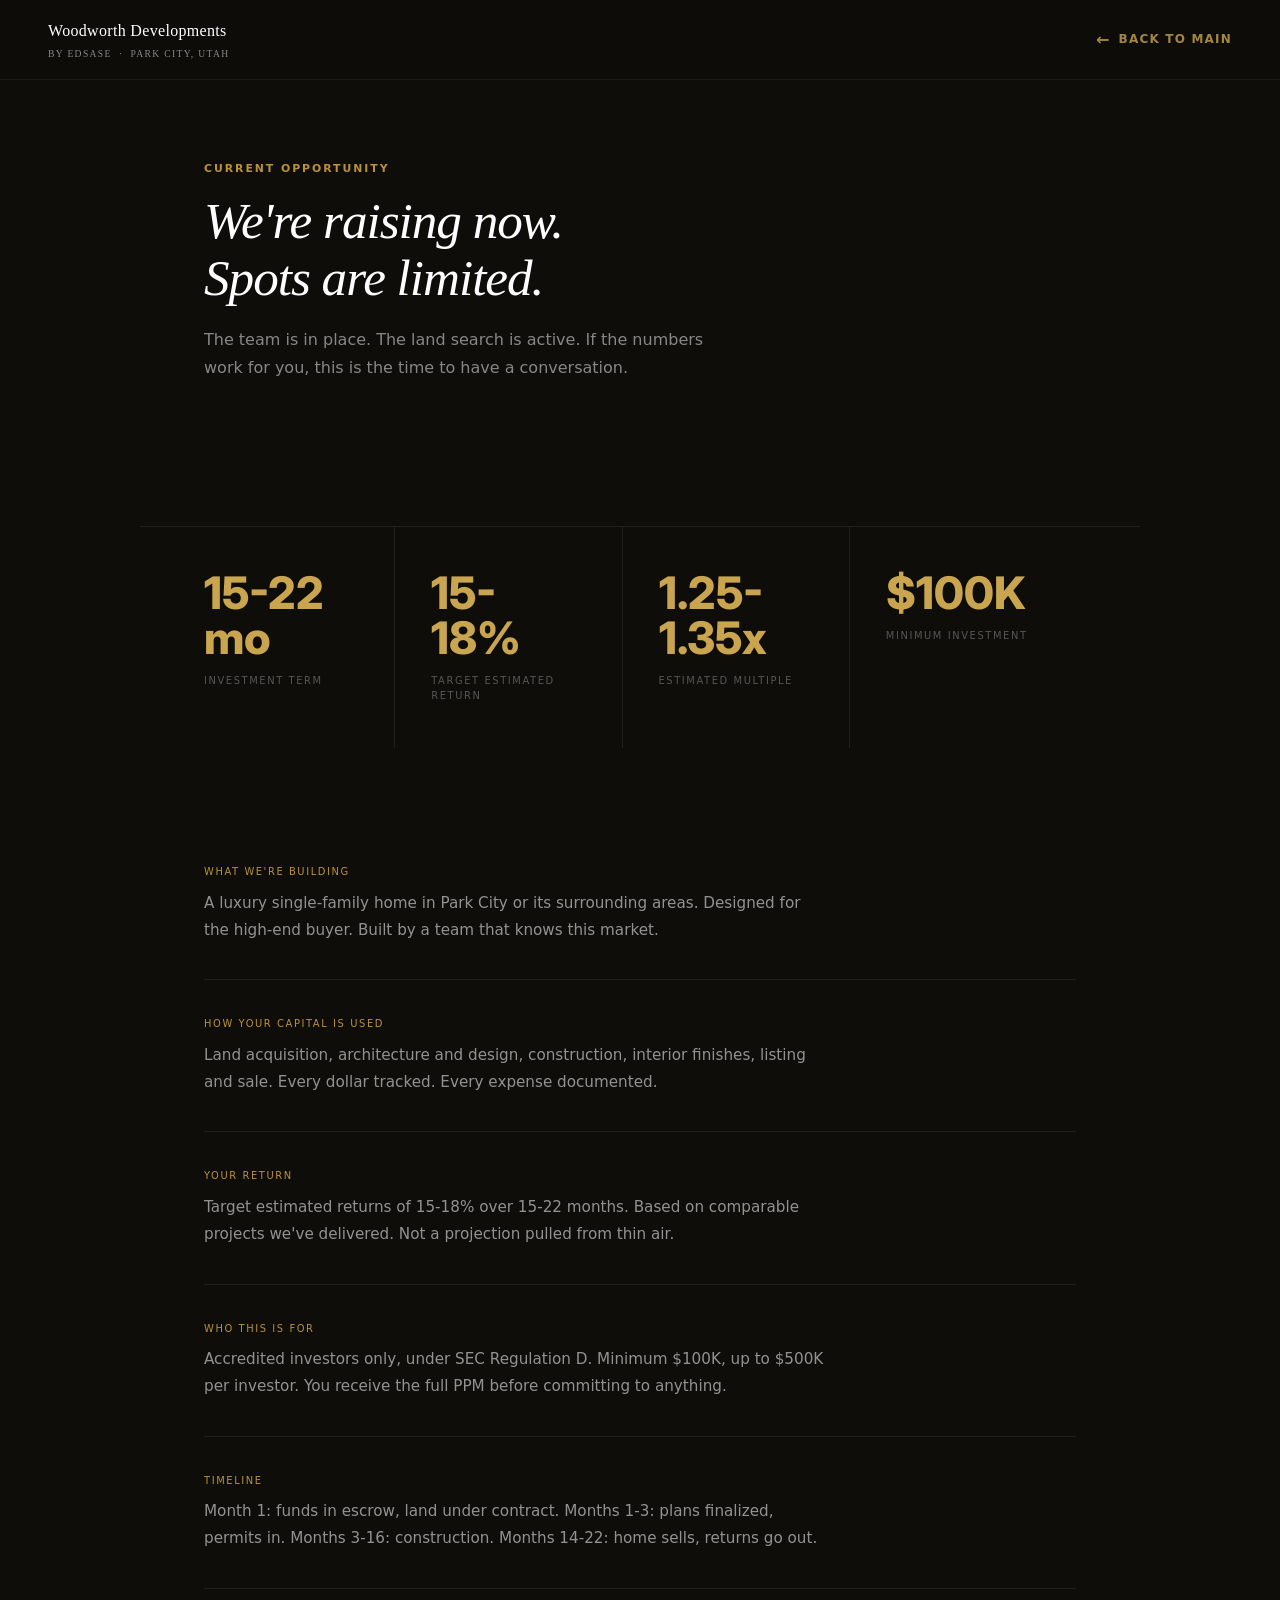
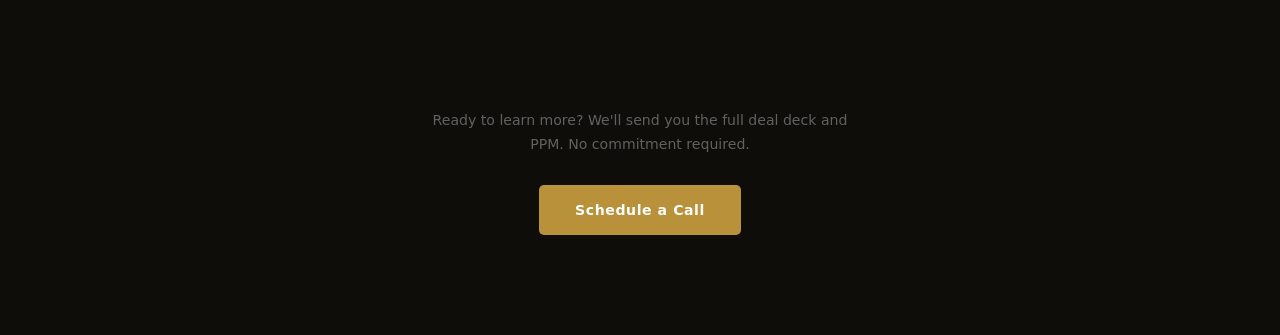
<file: opportunity.html>
<!DOCTYPE html>
<html lang="en">
<head>
  <meta charset="UTF-8">
  <meta name="viewport" content="width=device-width, initial-scale=1.0">
  <title>Current Opportunity | Woodworth Developments</title>
  <link rel="preconnect" href="https://fonts.googleapis.com">
  <link rel="preconnect" href="https://fonts.gstatic.com" crossorigin>
  <link href="https://fonts.googleapis.com/css2?family=Inter:wght@700;800&display=swap" rel="stylesheet">
  <link rel="stylesheet" href="css/subpage.css">
  <link rel="stylesheet" href="css/opportunity.css">
</head>
<body>

<header>
  <div class="logo">Woodworth Developments<small>by EDSASE &nbsp;&#183;&nbsp; Park City, Utah</small></div>
  <a href="index.html" class="back-btn">Back to main</a>
</header>

<div class="opp-hero">
  <span class="eyebrow">Current Opportunity</span>
  <h1>We're raising now.<br>Spots are limited.</h1>
  <p class="opp-sub">The team is in place. The land search is active. If the numbers work for you, this is the time to have a conversation.</p>
</div>

<div class="metrics">
  <div class="metric"><div class="m-val">15-22 mo</div><div class="m-lbl">Investment Term</div></div>
  <div class="metric"><div class="m-val">15-18%</div><div class="m-lbl">Target Estimated Return</div></div>
  <div class="metric"><div class="m-val">1.25-1.35x</div><div class="m-lbl">Estimated Multiple</div></div>
  <div class="metric"><div class="m-val">$100K</div><div class="m-lbl">Minimum Investment</div></div>
</div>

<div class="opp-details">
  <div class="detail-row">
    <div class="d-label">What we're building</div>
    <div class="d-text">A luxury single-family home in Park City or its surrounding areas. Designed for the high-end buyer. Built by a team that knows this market.</div>
  </div>
  <div class="detail-row">
    <div class="d-label">How your capital is used</div>
    <div class="d-text">Land acquisition, architecture and design, construction, interior finishes, listing and sale. Every dollar tracked. Every expense documented.</div>
  </div>
  <div class="detail-row">
    <div class="d-label">Your return</div>
    <div class="d-text">Target estimated returns of 15-18% over 15-22 months. Based on comparable projects we've delivered. Not a projection pulled from thin air.</div>
  </div>
  <div class="detail-row">
    <div class="d-label">Who this is for</div>
    <div class="d-text">Accredited investors only, under SEC Regulation D. Minimum $100K, up to $500K per investor. You receive the full PPM before committing to anything.</div>
  </div>
  <div class="detail-row">
    <div class="d-label">Timeline</div>
    <div class="d-text">Month 1: funds in escrow, land under contract. Months 1-3: plans finalized, permits in. Months 3-16: construction. Months 14-22: home sells, returns go out.</div>
  </div>
</div>

<div class="opp-cta">
  <p>Ready to learn more? We'll send you the full deal deck and PPM. No commitment required.</p>
  <a href="index.html#contact" class="cta-btn">Schedule a Call</a>
</div>

<script src="js/subpage.js"></script>
</body>
</html>
</file>
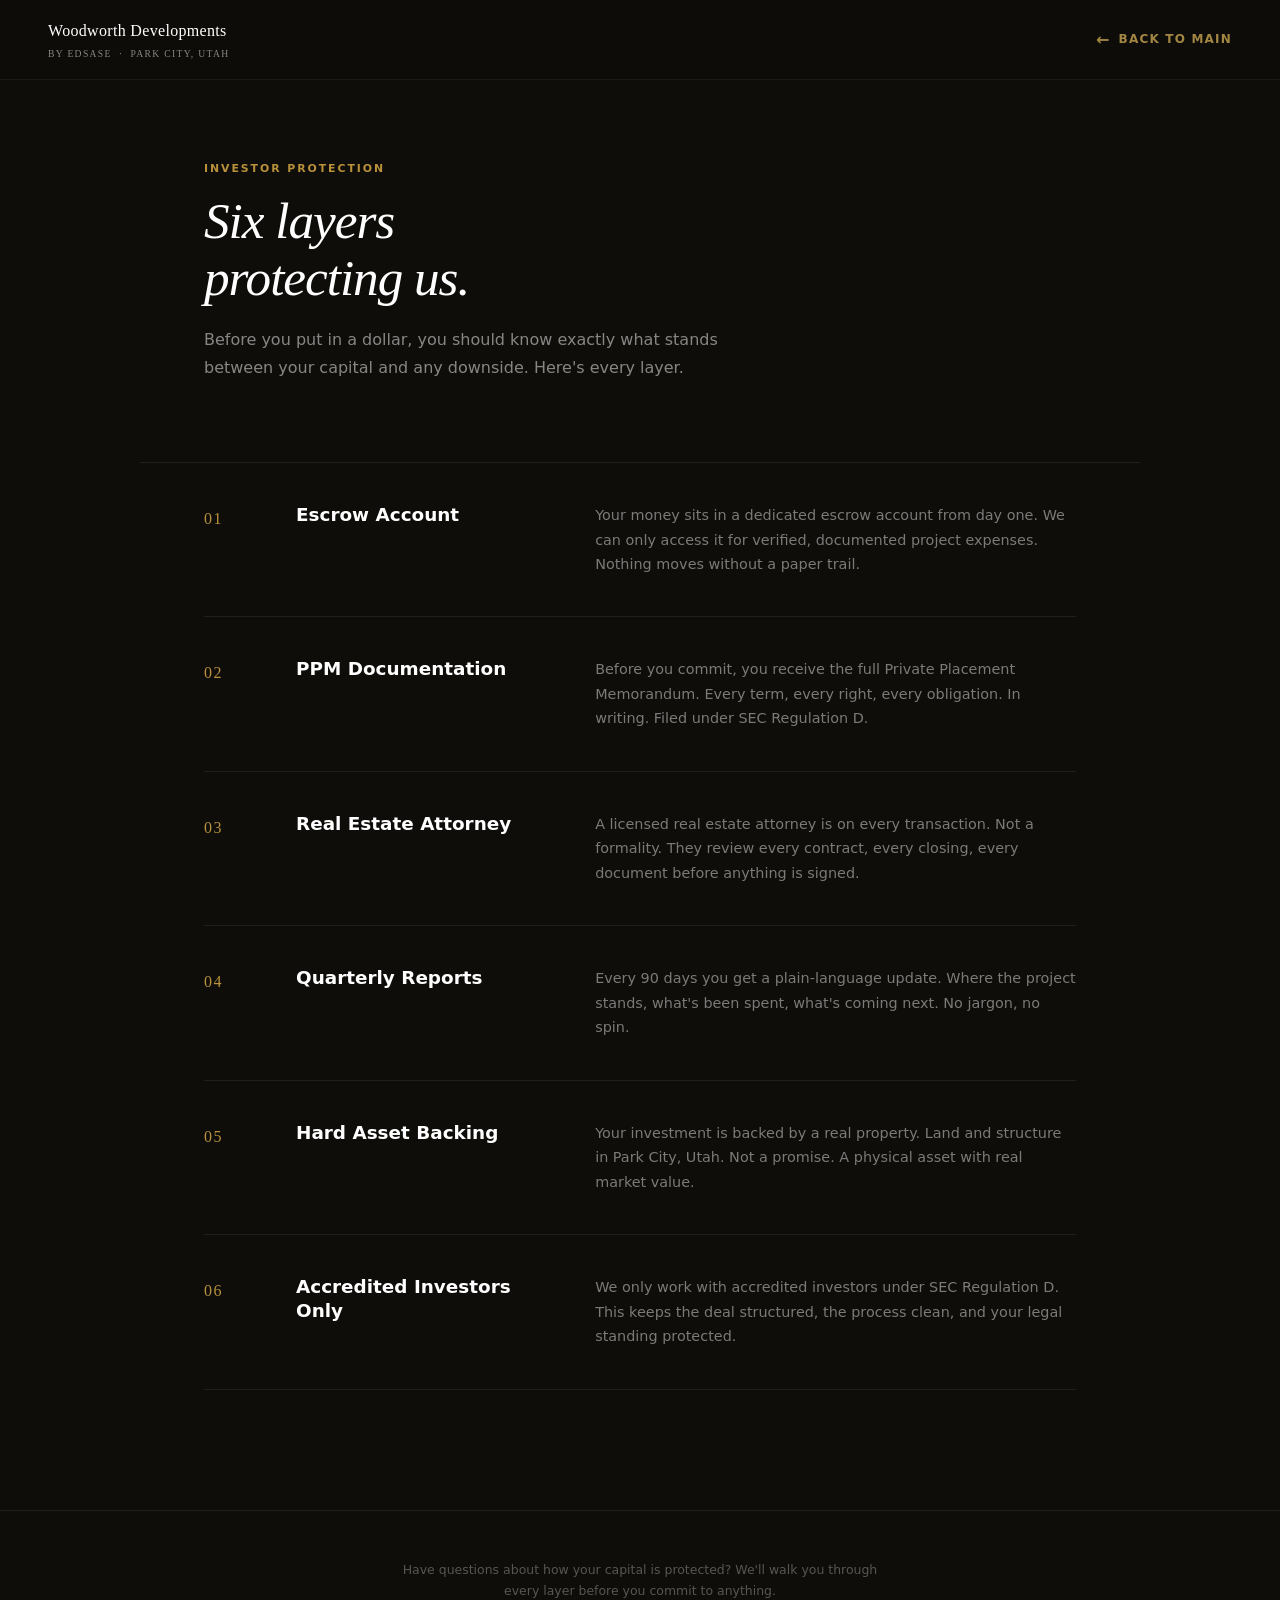
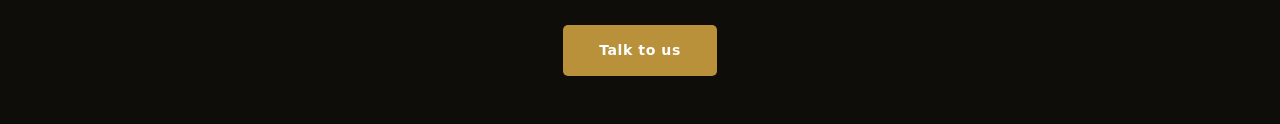
<file: protection.html>
<!DOCTYPE html>
<html lang="en">
<head>
  <meta charset="UTF-8">
  <meta name="viewport" content="width=device-width, initial-scale=1.0">
  <title>Investor Protection | Woodworth Developments</title>
  <link rel="preconnect" href="https://fonts.googleapis.com">
  <link rel="preconnect" href="https://fonts.gstatic.com" crossorigin>
  <link href="https://fonts.googleapis.com/css2?family=Cormorant+Garamond:ital,wght@0,300;0,400;0,600;1,300;1,400&display=swap" rel="stylesheet">
  <link rel="stylesheet" href="css/subpage.css">
  <link rel="stylesheet" href="css/protection.css">
</head>
<body>

<header>
  <div class="logo">Woodworth Developments<small>by EDSASE &nbsp;&#183;&nbsp; Park City, Utah</small></div>
  <a href="index.html" class="back-btn">Back to main</a>
</header>

<div class="prot-hero">
  <span class="eyebrow">Investor Protection</span>
  <h1>Six layers<br>protecting us.</h1>
  <p class="prot-sub">Before you put in a dollar, you should know exactly what stands between your capital and any downside. Here's every layer.</p>
</div>

<div class="prot-list">
  <div class="prot-row">
    <span class="prot-num">01</span>
    <span class="prot-name">Escrow Account</span>
    <span class="prot-tag">Your money sits in a dedicated escrow account from day one. We can only access it for verified, documented project expenses. Nothing moves without a paper trail.</span>
  </div>
  <div class="prot-row">
    <span class="prot-num">02</span>
    <span class="prot-name">PPM Documentation</span>
    <span class="prot-tag">Before you commit, you receive the full Private Placement Memorandum. Every term, every right, every obligation. In writing. Filed under SEC Regulation D.</span>
  </div>
  <div class="prot-row">
    <span class="prot-num">03</span>
    <span class="prot-name">Real Estate Attorney</span>
    <span class="prot-tag">A licensed real estate attorney is on every transaction. Not a formality. They review every contract, every closing, every document before anything is signed.</span>
  </div>
  <div class="prot-row">
    <span class="prot-num">04</span>
    <span class="prot-name">Quarterly Reports</span>
    <span class="prot-tag">Every 90 days you get a plain-language update. Where the project stands, what's been spent, what's coming next. No jargon, no spin.</span>
  </div>
  <div class="prot-row">
    <span class="prot-num">05</span>
    <span class="prot-name">Hard Asset Backing</span>
    <span class="prot-tag">Your investment is backed by a real property. Land and structure in Park City, Utah. Not a promise. A physical asset with real market value.</span>
  </div>
  <div class="prot-row">
    <span class="prot-num">06</span>
    <span class="prot-name">Accredited Investors Only</span>
    <span class="prot-tag">We only work with accredited investors under SEC Regulation D. This keeps the deal structured, the process clean, and your legal standing protected.</span>
  </div>
</div>

<div class="prot-footer">
  <p>Have questions about how your capital is protected? We'll walk you through every layer before you commit to anything.</p>
  <a href="index.html#contact" class="cta-btn">Talk to us</a>
</div>

<script src="js/subpage.js"></script>
</body>
</html>
</file>
<file: css/subpage.css>
/* Shared styles for opportunity.html and protection.html */
*, *::before, *::after { box-sizing: border-box; margin: 0; padding: 0; }
html { scroll-behavior: smooth; }
body {
  font-family: -apple-system, BlinkMacSystemFont, "Segoe UI", system-ui, sans-serif;
  background: #0E0D0A; color: #fff;
  line-height: 1.6; -webkit-font-smoothing: antialiased;
}
a { text-decoration: none; color: inherit; }
:root {
  --gold: #B8913A; --gold2: #C9A550;
  --dark: #0E0D0A; --border: rgba(255,255,255,.08);
}

header {
  position: fixed; top: 0; left: 0; right: 0; z-index: 100;
  padding: 18px 48px; display: flex; align-items: center;
  justify-content: space-between;
  background: rgba(14,13,10,.96); backdrop-filter: blur(12px);
  border-bottom: 1px solid rgba(255,255,255,.06);
}
.logo { font-family: Georgia, serif; font-size: 1rem; font-weight: 400;
  letter-spacing: .02em; color: #fff; }
.logo small { display: block; font-size: .6rem; letter-spacing: .14em;
  text-transform: uppercase; opacity: .5; font-style: normal; margin-top: 2px; }
.back-btn { font-size: .75rem; font-weight: 600; letter-spacing: .1em;
  text-transform: uppercase; color: var(--gold2);
  display: flex; align-items: center; gap: 8px; opacity: .8; transition: opacity .2s; }
.back-btn:hover { opacity: 1; }
.back-btn::before { content: '←'; font-size: 1rem; }

.eyebrow { font-size: .68rem; font-weight: 700; letter-spacing: .18em;
  text-transform: uppercase; color: var(--gold); margin-bottom: 16px; display: block; }
h1 { font-family: Georgia, serif; font-weight: 400; font-style: italic;
  font-size: clamp(2.4rem, 4vw, 3.8rem); line-height: 1.1;
  letter-spacing: -.02em; color: #fff; margin-bottom: 20px; }
.cta-btn { display: inline-block; background: var(--gold); color: #fff;
  padding: 14px 36px; font-size: .88rem; font-weight: 600;
  letter-spacing: .04em; border-radius: 5px; transition: background .2s; }
.cta-btn:hover { background: var(--gold2); }

@media (max-width: 768px) {
  header { padding: 16px 24px; }
}
</file>
<file: css/opportunity.css>
/* Styles specific to opportunity.html */
.opp-hero { padding: 160px 64px 80px; max-width: 1000px; margin: 0 auto; }
.opp-sub { font-size: 1rem; color: rgba(255,255,255,.5);
  max-width: 520px; line-height: 1.75; margin-bottom: 64px; }

.metrics { max-width: 1000px; margin: 0 auto;
  padding: 0 64px; display: flex; gap: 0;
  border-top: 1px solid var(--border);
  opacity: 0; transform: translateX(-40px);
  transition: opacity .7s ease-out, transform .7s ease-out; }
.metrics.vis { opacity: 1; transform: none; }
.metric { flex: 1; padding: 44px 36px 44px 0; }
.metric + .metric { padding-left: 36px; border-left: 1px solid var(--border); }
.m-val { font-family: 'Inter', sans-serif; font-size: clamp(2.2rem, 3.5vw, 3.4rem);
  color: var(--gold2); line-height: 1; margin-bottom: 12px; font-weight: 800; }
.m-lbl { font-size: .62rem; letter-spacing: .16em; text-transform: uppercase;
  color: rgba(255,255,255,.3); }

.opp-details { max-width: 1000px; margin: 0 auto;
  padding: 80px 64px 120px; }
.detail-row { padding: 36px 0; border-bottom: 1px solid var(--border);
  opacity: 0; transform: translateX(-40px);
  transition: opacity .7s ease-out, transform .7s ease-out; }
.detail-row.vis { opacity: 1; transform: none; }
.d-label { font-size: .62rem; letter-spacing: .16em; text-transform: uppercase;
  color: var(--gold); margin-bottom: 10px; }
.d-text { font-size: .95rem; color: rgba(255,255,255,.55); line-height: 1.75;
  max-width: 620px; }

.opp-cta { text-align: center; padding: 0 64px 100px; }
.opp-cta p { font-size: .88rem; color: rgba(255,255,255,.35);
  max-width: 420px; margin: 0 auto 28px; line-height: 1.7; }

@media (max-width: 768px) {
  .opp-hero { padding: 120px 24px 60px; }
  .metrics { padding: 0 24px; flex-wrap: wrap; }
  .metric { flex: 1 1 45%; }
  .opp-details { padding: 60px 24px 80px; }
  .opp-cta { padding: 0 24px 80px; }
}
</file>
<file: css/protection.css>
/* Styles specific to protection.html */
.prot-hero { padding: 160px 64px 80px; max-width: 1000px; margin: 0 auto; }
.prot-sub { font-size: 1rem; color: rgba(255,255,255,.5);
  max-width: 520px; line-height: 1.75; }

.prot-list { max-width: 1000px; margin: 0 auto;
  padding: 0 64px 120px; border-top: 1px solid var(--border); }
.prot-row {
  display: grid; grid-template-columns: 60px 1fr 1.8fr;
  align-items: start; gap: 32px; padding: 40px 0;
  border-bottom: 1px solid var(--border);
  opacity: 0; transform: translateX(-40px);
  transition: opacity .7s ease-out, transform .7s ease-out;
}
.prot-row.vis { opacity: 1; transform: none; }
.prot-num { font-family: Georgia, serif; font-size: 1rem;
  color: var(--gold); letter-spacing: .1em; padding-top: 3px; }
.prot-name { font-size: 1.15rem; font-weight: 700; color: #fff; line-height: 1.3; }
.prot-tag { font-size: .9rem; color: rgba(255,255,255,.45); line-height: 1.7; }

.prot-footer { text-align: center; padding: 48px 64px;
  border-top: 1px solid var(--border); }
.prot-footer p { font-size: .78rem; color: rgba(255,255,255,.3);
  max-width: 500px; margin: 0 auto 24px; line-height: 1.7; }

@media (max-width: 768px) {
  .prot-hero { padding: 120px 24px 60px; }
  .prot-list { padding: 0 24px 80px; }
  .prot-row { grid-template-columns: 44px 1fr; gap: 16px; }
  .prot-tag { grid-column: 2; }
}
</file>
